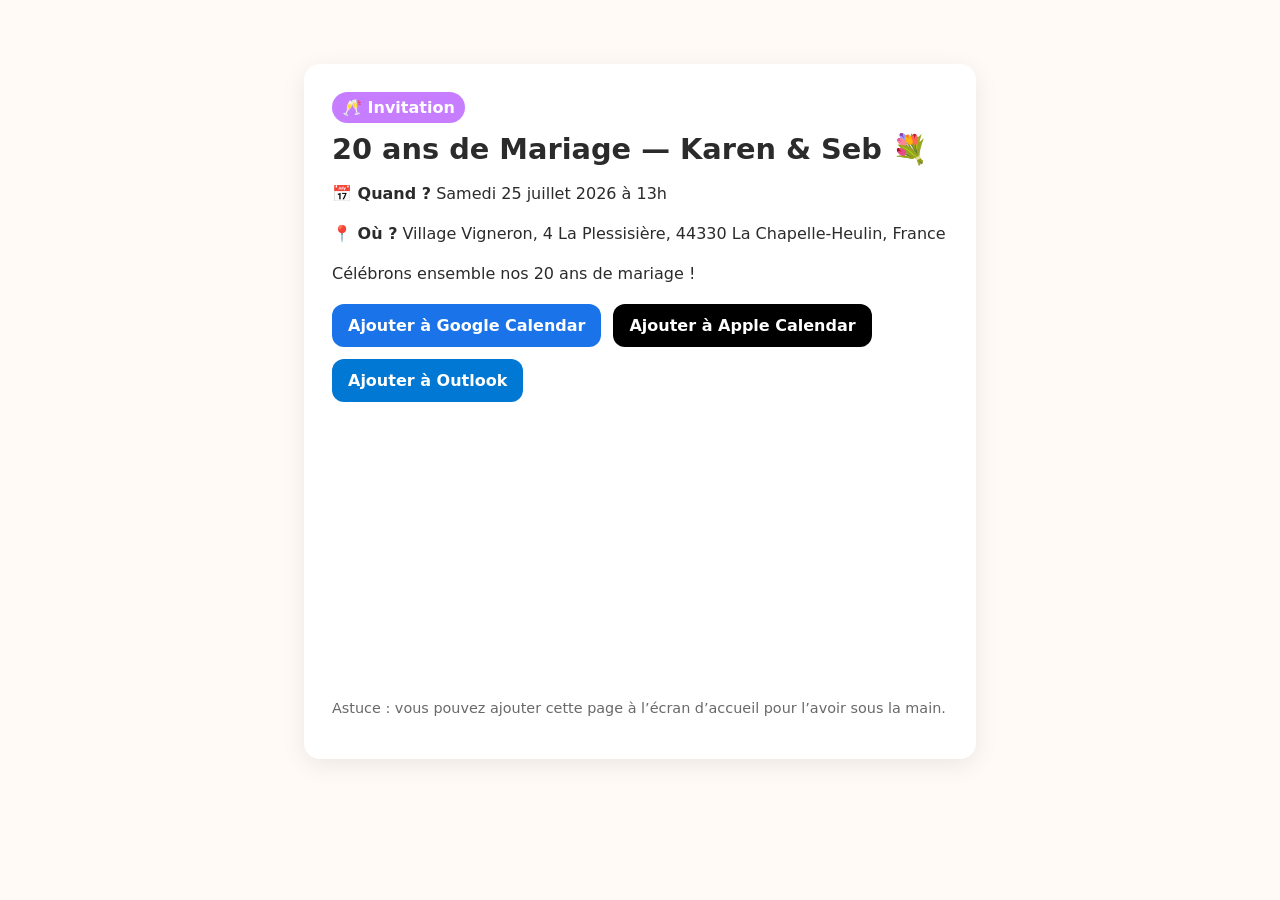
<file: 20ansmariage/index.html>
<!doctype html>
<html lang="fr">
<head>
  <meta charset="utf-8" />
  <meta name="viewport" content="width=device-width, initial-scale=1" />
  <title>Invitation — 20 ans de Mariage</title>
  <meta name="description" content="Invitation — 20 ans de Mariage Karen & Seb" />
  <link rel="stylesheet" href="styles.css" />
</head>
<body>
  <div class="container">
    <div class="card">
      <div class="badge">🥂 Invitation</div>
      <h1>20 ans de Mariage — Karen & Seb 💐</h1>
      <div class="info">
        <p><strong>📅 Quand ?</strong> Samedi 25 juillet 2026 à 13h</p>
        <p><strong>📍 Où ?</strong> Village Vigneron, 4 La Plessisière, 44330 La Chapelle-Heulin, France</p>
        <p>Célébrons ensemble nos 20 ans de mariage !</p>
      </div>
      <div class="buttons">
        <a class="button google"
           href="https://www.google.com/calendar/render?action=TEMPLATE&text=%F0%9F%A5%82+20+ans+de+Mariage+%E2%80%94+Karen+%26+Seb+%F0%9F%92%90&dates=20260725T130000/20260725T180000&ctz=Europe%2FParis&details=C%C3%A9l%C3%A9brons+ensemble+nos+20+ans+de+mariage+%21&location=Village+Vigneron%2C+4+La+Plessisi%C3%A8re%2C+44330+La+Chapelle-Heulin%2C+France"
           target="_blank" rel="noopener">
          Ajouter à Google Calendar
        </a>
        <a class="button apple" href="event.ics" download>Ajouter à Apple Calendar</a>
        <a class="button outlook" href="event.ics" download>Ajouter à Outlook</a>
      </div>
      <div class="map">
        <iframe
          src="https://www.google.com/maps?q=Village+Vigneron%2C+4+La+Plessisi%C3%A8re%2C+44330+La+Chapelle-Heulin%2C+France&output=embed"
          width="100%" height="260" style="border:0" allowfullscreen="" loading="lazy"></iframe>
      </div>
      <p class="footer">Astuce : vous pouvez ajouter cette page à l’écran d’accueil pour l’avoir sous la main.</p>
    </div>
  </div>
</body>
</html>
</file>
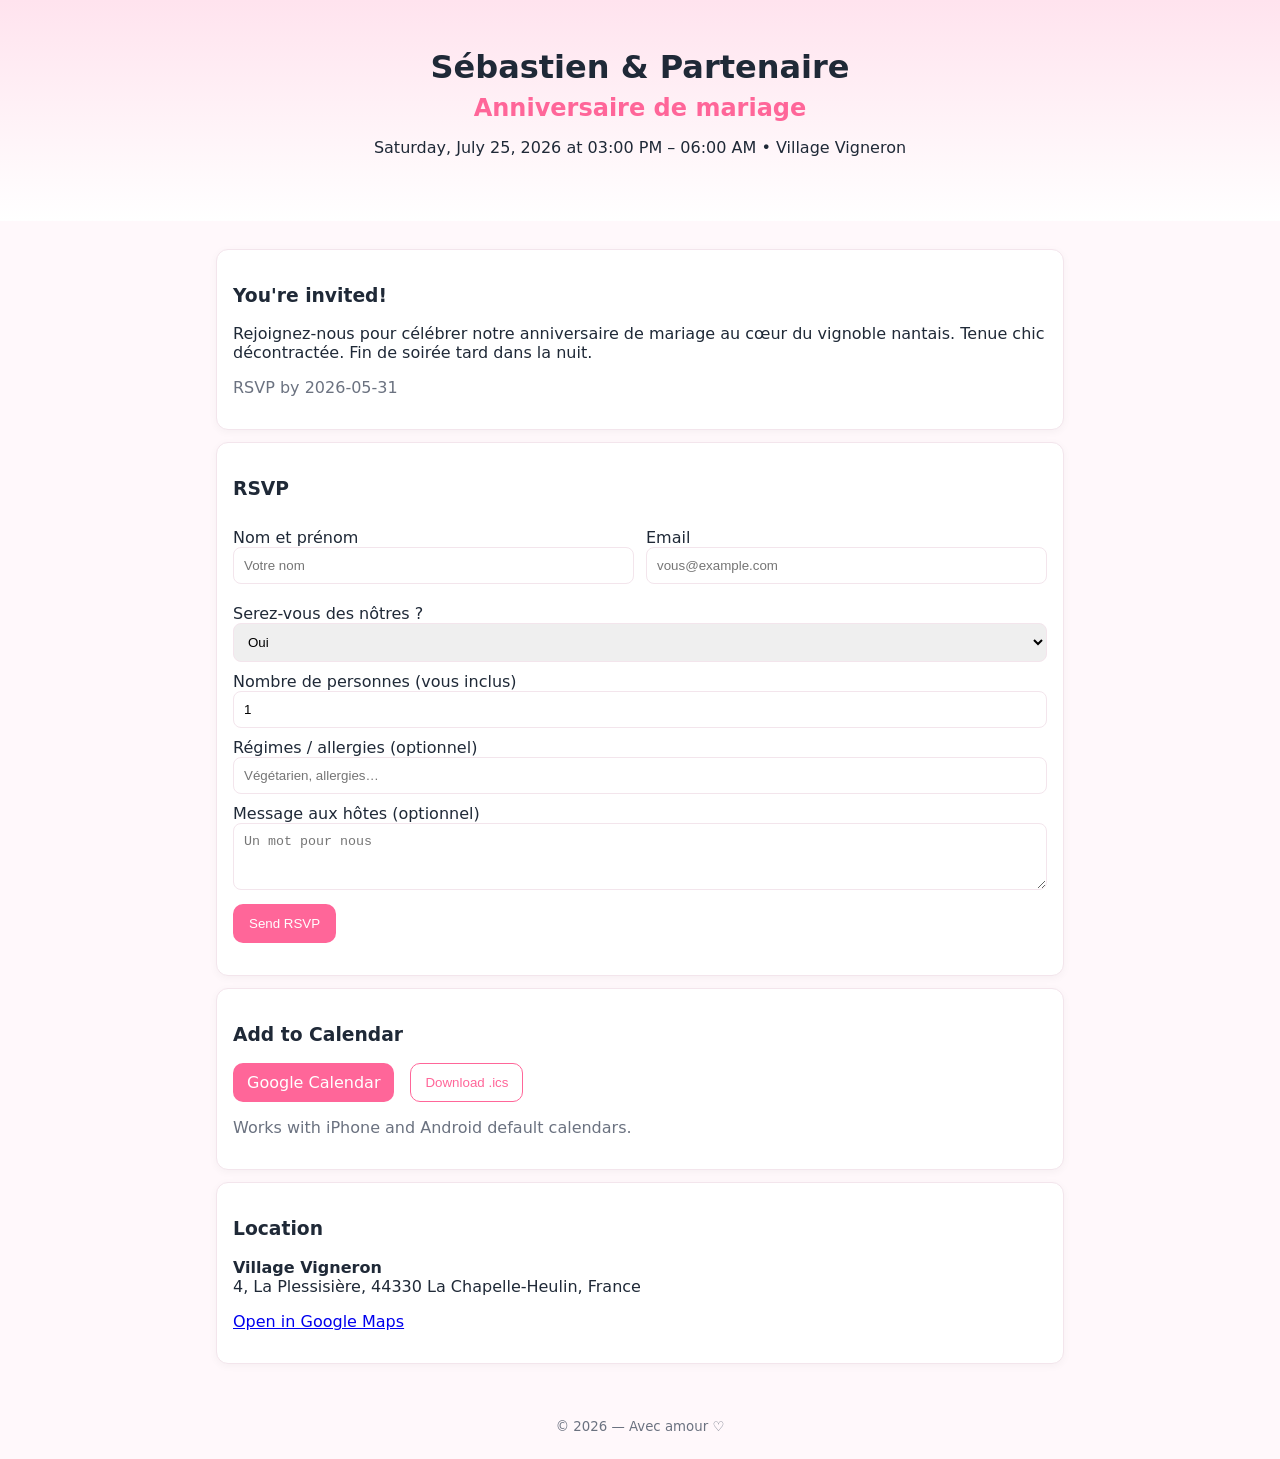
<file: wedding-anniversary-app-pwa 2/index.html>
<!doctype html>
<html lang="fr">
<head>
  <meta charset="utf-8" />
  <meta name="viewport" content="width=device-width, initial-scale=1" />
  <title>Anniversaire de mariage – RSVP</title>
  <meta name="theme-color" content="#ff6699" />
  <link rel="manifest" href="/manifest.json" />
  <link rel="apple-touch-icon" href="icons/icon-192.png" />
  <meta name="apple-mobile-web-app-capable" content="yes" />
  <meta name="apple-mobile-web-app-status-bar-style" content="default" />
  <link rel="stylesheet" href="styles.css" />
</head>
<body>
  <header class="hero">
    <h1 id="couple"></h1>
    <h2 id="title"></h2>
    <p id="whenWhere"></p>
  </header>

  <main class="container">
    <section class="card">
      <h3><span data-i18n="invited"></span></h3>
      <p id="details"></p>
      <p class="muted"><span data-i18n="rsvpBy"></span> <span id="deadline"></span></p>
    </section>

    <section class="card">
      <h3><span data-i18n="rsvp"></span></h3>
      <form id="rsvpForm">
        <div class="grid">
          <label for="nameLabel">
            Nom et prénom
            <input id="nameLabel" type="text" name="name" required placeholder="Votre nom" />
          </label>
          <label for="emailLabel">
            Email
            <input id="emailLabel" type="email" name="email" required placeholder="vous@example.com" />
          </label>
        </div>
        <label for="attendingLabel">
          Serez-vous des nôtres ?
          <select id="attendingLabel" name="attending" required>
            <option id="attYes" value="yes">Oui</option>
            <option id="attNo" value="no">Non</option>
            <option id="attMaybe" value="maybe">Peut-être</option>
          </select>
        </label>
        <label for="guestsLabel">
          Nombre de personnes (vous inclus)
          <input id="guestsLabel" type="number" name="guests" min="1" max="20" value="1" required />
        </label>
        <label for="dietLabel">
          Régimes / allergies (optionnel)
          <input id="dietLabel" type="text" name="diet" placeholder="Végétarien, allergies…" />
        </label>
        <label for="msgLabel">
          Message aux hôtes (optionnel)
          <textarea id="msgLabel" name="message" rows="3" placeholder="Un mot pour nous"></textarea>
        </label>
        <button id="sendBtn" type="submit" class="primary">Envoyer l'RSVP</button>
        <p id="rsvpStatus" class="status" role="status" aria-live="polite"></p>
      </form>
    </section>

    <section class="card">
      <h3><span data-i18n="addToCal"></span></h3>
      <div class="calendar-actions">
        <a id="googleCalBtn" class="button" target="_blank" rel="noopener">Google Calendar</a>
        <button id="icsBtn" class="secondary">Télécharger .ics</button>
      </div>
      <p class="muted"><span data-i18n="worksOn"></span></p>
    </section>

    <section class="card">
      <h3><span data-i18n="location"></span></h3>
      <p><strong id="locName"></strong><br /><span id="locAddr"></span></p>
      <p><a id="gmaps" target="_blank" rel="noopener">Ouvrir dans Google Maps</a></p>
    </section>
  </main>

  <footer class="footer">
    <small>© <span id="year"></span> — Avec amour ♡</small>
  </footer>

  <script src="config.js"></script>
  <script src="app.js"></script>
  <script>
    if ('serviceWorker' in navigator) {
      window.addEventListener('load', () => {
        navigator.serviceWorker.register('/service-worker.js');
      });
    }
  </script>
</body>
</html>
</file>
<file: 20ansmariage/styles.css>
:root {
  --bg:#fffaf6;
  --card:#ffffff;
  --ink:#2b2b2b;
  --accent:#c77dff;
  --accent2:#ffc078;
}
* { box-sizing:border-box; }
body {
  margin:0;
  font-family:system-ui,-apple-system,Segoe UI,Roboto,Helvetica,Arial,sans-serif;
  background:var(--bg);
  color:var(--ink);
}
.container {
  max-width:720px;
  margin:40px auto;
  padding:24px;
}
.card {
  background:var(--card);
  border-radius:16px;
  box-shadow:0 6px 24px rgba(0,0,0,.08);
  padding:28px;
}
h1 {
  font-size:1.8rem;
  margin:.2rem 0 1rem;
}
.badge {
  display:inline-block;
  background:var(--accent);
  color:#fff;
  padding:6px 10px;
  border-radius:999px;
  font-weight:600;
  margin-bottom:6px;
}
.info {
  margin-top:10px;
  line-height:1.5;
}
.buttons {
  display:flex;
  gap:12px;
  flex-wrap:wrap;
  margin-top:18px;
}
.button {
  appearance:none;
  border:none;
  border-radius:12px;
  padding:12px 16px;
  font-weight:600;
  cursor:pointer;
  text-decoration:none;
  color:#fff;
}
.button.google { background:#1a73e8; }
.button.apple { background:#000; }
.button.outlook { background:#0078d4; }
.footer {
  opacity:.7;
  font-size:.9rem;
  margin-top:18px;
}
.map {
  margin-top:16px;
  border-radius:12px;
  overflow:hidden;
}
</file>
<file: wedding-anniversary-app-pwa 2/styles.css>
:root{--accent:#ff6699;--bg:#fff8fb;--text:#1f2937;--muted:#6b7280;--card:#ffffff;--border:#f3e5ec;}*{box-sizing:border-box}html,body{margin:0;padding:0;font-family:system-ui,-apple-system,Segoe UI,Roboto,Ubuntu,'Helvetica Neue',Arial,sans-serif;color:var(--text);background:var(--bg)}.hero{padding:48px 16px;text-align:center;background:linear-gradient(180deg, #ffe3ee, #fff)}.hero h1{margin:0;font-size:2rem}.hero h2{margin:8px 0 0 0;color:var(--accent)}.container{max-width:880px;margin:0 auto;padding:16px}.card{background:var(--card);border:1px solid var(--border);border-radius:12px;padding:16px;margin:12px 0;box-shadow:0 2px 8px rgba(0,0,0,0.04)}.grid{display:grid;grid-template-columns:1fr;gap:12px}@media(min-width:640px){.grid{grid-template-columns:1fr 1fr}}label{display:block;margin:10px 0}input,select,textarea{width:100%;padding:10px;border:1px solid var(--border);border-radius:8px}.primary{background:var(--accent);color:white;border:none;padding:12px 16px;border-radius:10px;cursor:pointer}.primary:hover{filter:brightness(0.95)}.secondary{background:white;color:var(--accent);border:1px solid var(--accent);padding:10px 14px;border-radius:10px;cursor:pointer}.button{display:inline-block;text-decoration:none;background:var(--accent);color:white;padding:10px 14px;border-radius:10px;margin-right:8px}.calendar-actions{display:flex;gap:8px;flex-wrap:wrap}.muted{color:var(--muted)}.status{margin-top:8px}.footer{padding:24px;text-align:center;color:var(--muted)}
</file>
